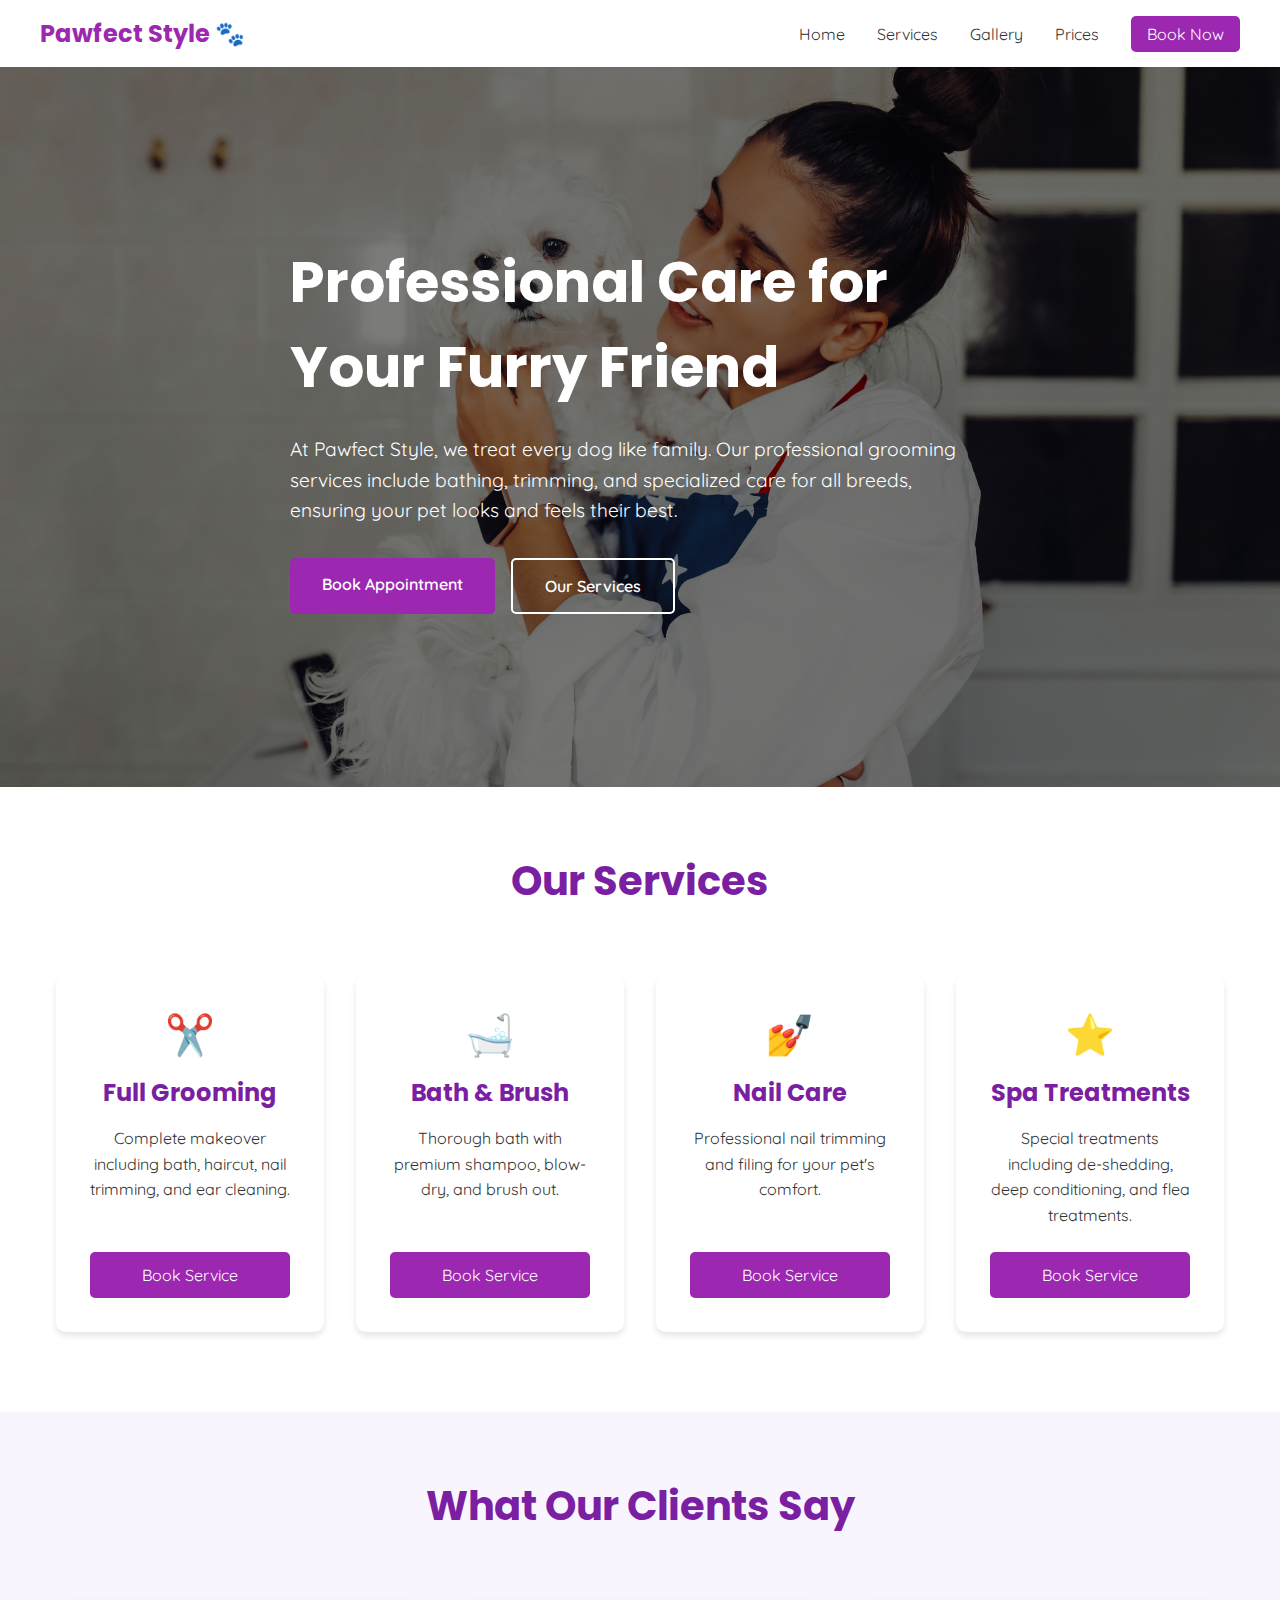
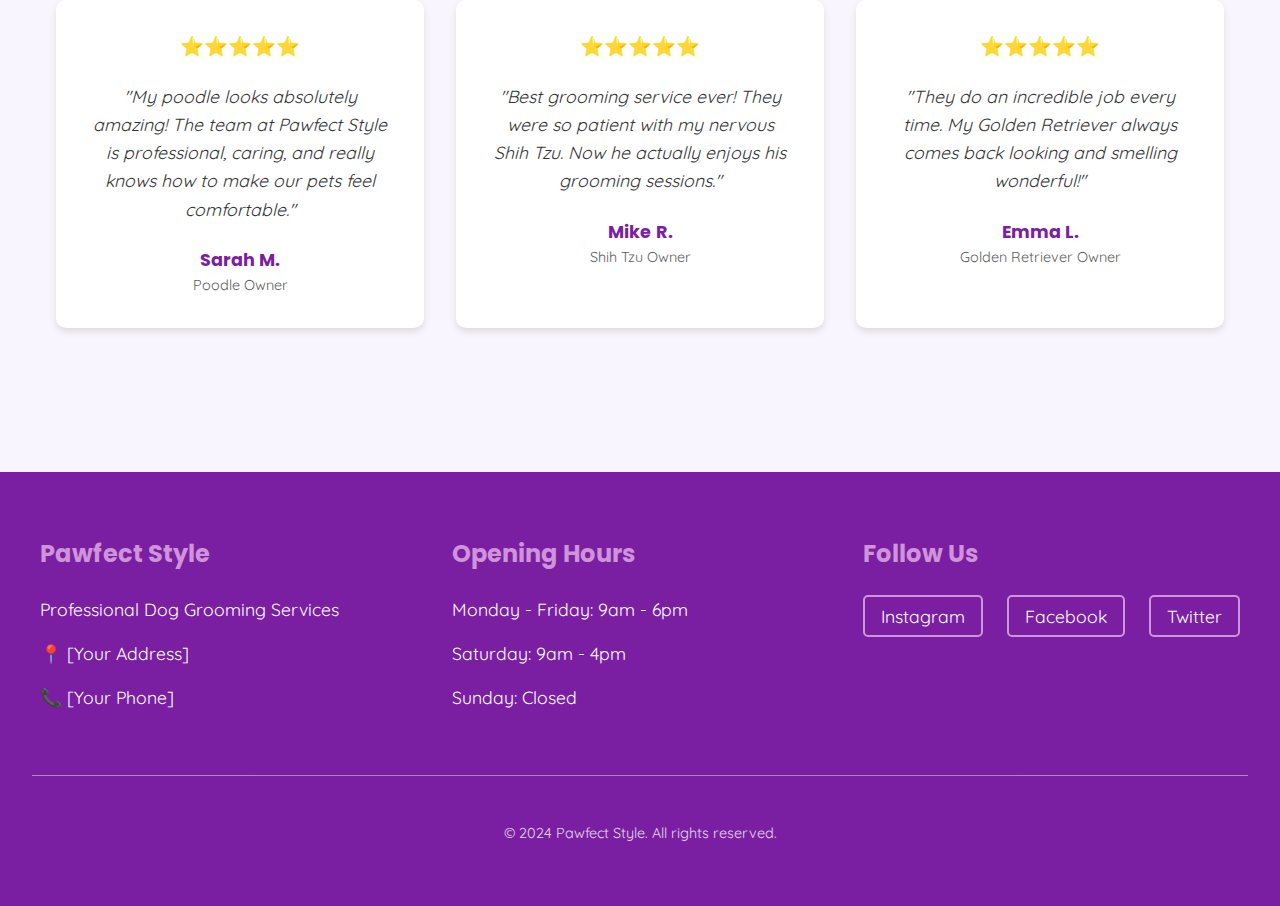
<file: Pawfect Style/index.html>
<!DOCTYPE html>
<html lang="en">

<head>
    <meta charset="UTF-8">
    <meta name="viewport" content="width=device-width, initial-scale=1.0">
    <title>Pawfect Style - Professional Dog Grooming</title>
    <!-- Google Fonts -->
    <link
        href="https://fonts.googleapis.com/css2?family=Quicksand:wght@400;500;600;700&family=Poppins:wght@400;500;600;700&display=swap"
        rel="stylesheet">
    <link rel="stylesheet" href="css/pawfect-styles.css">
</head>

<body>
    <!-- Navigation Bar -->
    <nav class="navbar">
        <div class="nav-container">
            <a href="index.html" class="logo">Pawfect Style 🐾</a>



            <ul class="nav-links">
                <li><a href="index.html">Home</a></li>
                <li><a href="services.html">Services</a></li>
                <li><a href="gallery.html">Gallery</a></li>
                <li><a href="prices.html">Prices</a></li>
                <li><a href="booking.html" class="contact-btn">Book Now</a></li>
            </ul>
        </div>
    </nav>

    <!-- Hero Section -->
   <!-- Hero Section -->
<section class="hero">
    <div class="hero-background">
        <img src="img/hero-dog.jpg" alt="Happy groomed dog" class="hero-image">
        <div class="overlay"></div>
    </div>
    <div class="hero-container">
        <div class="hero-content">
            <h1 class="hero-title">Professional Care for Your Furry Friend</h1>
            <p class="hero-description">
                At Pawfect Style, we treat every dog like family. Our professional 
                grooming services include bathing, trimming, and specialized care 
                for all breeds, ensuring your pet looks and feels their best.
            </p>
            <div class="hero-buttons">
                <a href="booking.html" class="btn-primary">Book Appointment</a>
                <a href="services.html" class="btn-secondary">Our Services</a>
            </div>
        </div>
    </div>
</section>

    <!-- Services Section -->
    <section class="services">
        <div class="services-container">
            <h2 class="section-title">Our Services</h2>
            <div class="services-grid">
                <div class="service-card">
                    <div class="service-icon">✂️</div>
                    <h3>Full Grooming</h3>
                    <p>Complete makeover including bath, haircut, nail trimming, and ear cleaning.</p>
                    <a href="booking.html" class="card-btn">Book Service</a>
                </div>

                <div class="service-card">
                    <div class="service-icon">🛁</div>
                    <h3>Bath & Brush</h3>
                    <p>Thorough bath with premium shampoo, blow-dry, and brush out.</p>
                    <a href="booking.html" class="card-btn">Book Service</a>
                </div>

                <div class="service-card">
                    <div class="service-icon">💅</div>
                    <h3>Nail Care</h3>
                    <p>Professional nail trimming and filing for your pet's comfort.</p>
                    <a href="booking.html" class="card-btn">Book Service</a>
                </div>

                <div class="service-card">
                    <div class="service-icon">⭐</div>
                    <h3>Spa Treatments</h3>
                    <p>Special treatments including de-shedding, deep conditioning, and flea treatments.</p>
                    <a href="booking.html" class="card-btn">Book Service</a>
                </div>
            </div>
        </div>
    </section>
<!-- Reviews Section -->
<section class="reviews">
    <div class="reviews-container">
        <h2 class="section-title">What Our Clients Say</h2>
        <div class="reviews-grid">
            <div class="review-card">
                <div class="review-stars">⭐⭐⭐⭐⭐</div>
                <p class="review-text">"My poodle looks absolutely amazing! The team at Pawfect Style is professional, caring, and really knows how to make our pets feel comfortable."</p>
                <div class="reviewer-info">
                    <h4>Sarah M.</h4>
                    <p>Poodle Owner</p>
                </div>
            </div>

            <div class="review-card">
                <div class="review-stars">⭐⭐⭐⭐⭐</div>
                <p class="review-text">"Best grooming service ever! They were so patient with my nervous Shih Tzu. Now he actually enjoys his grooming sessions."</p>
                <div class="reviewer-info">
                    <h4>Mike R.</h4>
                    <p>Shih Tzu Owner</p>
                </div>
            </div>

            <div class="review-card">
                <div class="review-stars">⭐⭐⭐⭐⭐</div>
                <p class="review-text">"They do an incredible job every time. My Golden Retriever always comes back looking and smelling wonderful!"</p>
                <div class="reviewer-info">
                    <h4>Emma L.</h4>
                    <p>Golden Retriever Owner</p>
                </div>
            </div>
        </div>
    </div>
</section>
    <!-- Footer -->
    <footer class="footer">
        <div class="footer-container">
            <div class="footer-info">
                <h3>Pawfect Style</h3>
                <p>Professional Dog Grooming Services</p>
                <p>📍 [Your Address]</p>
                <p>📞 [Your Phone]</p>
            </div>
            <div class="footer-hours">
                <h3>Opening Hours</h3>
                <p>Monday - Friday: 9am - 6pm</p>
                <p>Saturday: 9am - 4pm</p>
                <p>Sunday: Closed</p>
            </div>
            <div class="footer-social">
                <h3>Follow Us</h3>
                <div class="social-links">
                    <a href="#">Instagram</a>
                    <a href="#">Facebook</a>
                    <a href="#">Twitter</a>
                </div>
            </div>
        </div>
    </footer>

</body>

</html>
</file>
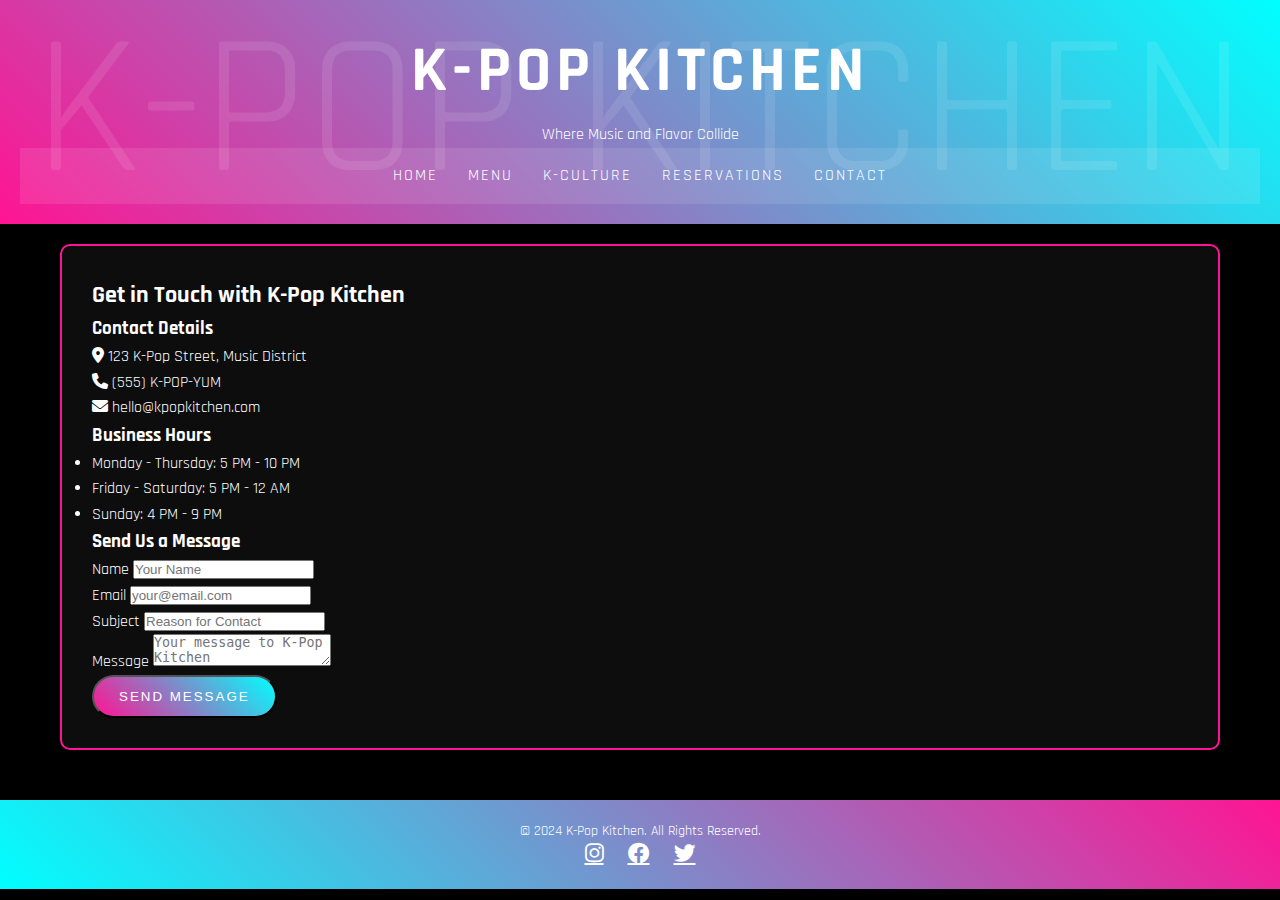
<file: K-Pop Kitchen/contact.html>
<!DOCTYPE html>
<html lang="en">
<head>
    <meta charset="UTF-8">
    <meta name="viewport" content="width=device-width, initial-scale=1.0">
    <title>K-Pop Kitchen - Contact</title>
    <link href="https://cdnjs.cloudflare.com/ajax/libs/font-awesome/6.0.0-beta3/css/all.min.css" rel="stylesheet">
    <link rel="stylesheet" href="styles.css">
</head>
<body>
    <header>
        <h1>K-Pop Kitchen</h1>
        <p>Where Music and Flavor Collide</p>
        <nav>
            <ul>
                <li><a href="index.html">Home</a></li>
                <li><a href="menu.html">Menu</a></li>
                <li><a href="culture.html">K-Culture</a></li>
                <li><a href="reservations.html">Reservations</a></li>
                <li><a href="contact.html">Contact</a></li>
            </ul>
        </nav>
    </header>

    <div class="container">
        <section id="contact" class="featured-section">
            <h2>Get in Touch with K-Pop Kitchen</h2>
            
            <div class="contact-info">
                <div class="contact-details">
                    <h3>Contact Details</h3>
                    <p><i class="fas fa-map-marker-alt"></i> 123 K-Pop Street, Music District</p>
                    <p><i class="fas fa-phone"></i> (555) K-POP-YUM</p>
                    <p><i class="fas fa-envelope"></i> hello@kpopkitchen.com</p>
                </div>

                <div class="business-hours">
                    <h3>Business Hours</h3>
                    <ul>
                        <li>Monday - Thursday: 5 PM - 10 PM</li>
                        <li>Friday - Saturday: 5 PM - 12 AM</li>
                        <li>Sunday: 4 PM - 9 PM</li>
                    </ul>
                </div>
            </div>

            <form class="contact-form">
                <h3>Send Us a Message</h3>
                <div class="form-group">
                    <label for="name">Name</label>
                    <input type="text" id="name" name="name" required placeholder="Your Name">
                </div>

                <div class="form-group">
                    <label for="email">Email</label>
                    <input type="email" id="email" name="email" required placeholder="your@email.com">
                </div>

                <div class="form-group">
                    <label for="subject">Subject</label>
                    <input type="text" id="subject" name="subject" required placeholder="Reason for Contact">
                </div>

                <div class="form-group">
                    <label for="message">Message</label>
                    <textarea id="message" name="message" required placeholder="Your message to K-Pop Kitchen"></textarea>
                </div>

                <button type="submit" class="cta-button">Send Message</button>
            </form>
        </section>
    </div>

    <footer>
        <p>&copy; 2024 K-Pop Kitchen. All Rights Reserved.</p>
        <div>
            <a href="#" class="fab fa-instagram"></a>
            <a href="#" class="fab fa-facebook"></a>
            <a href="#" class="fab fa-twitter"></a>
        </div>
    </footer>
</body>
</html>
</file>
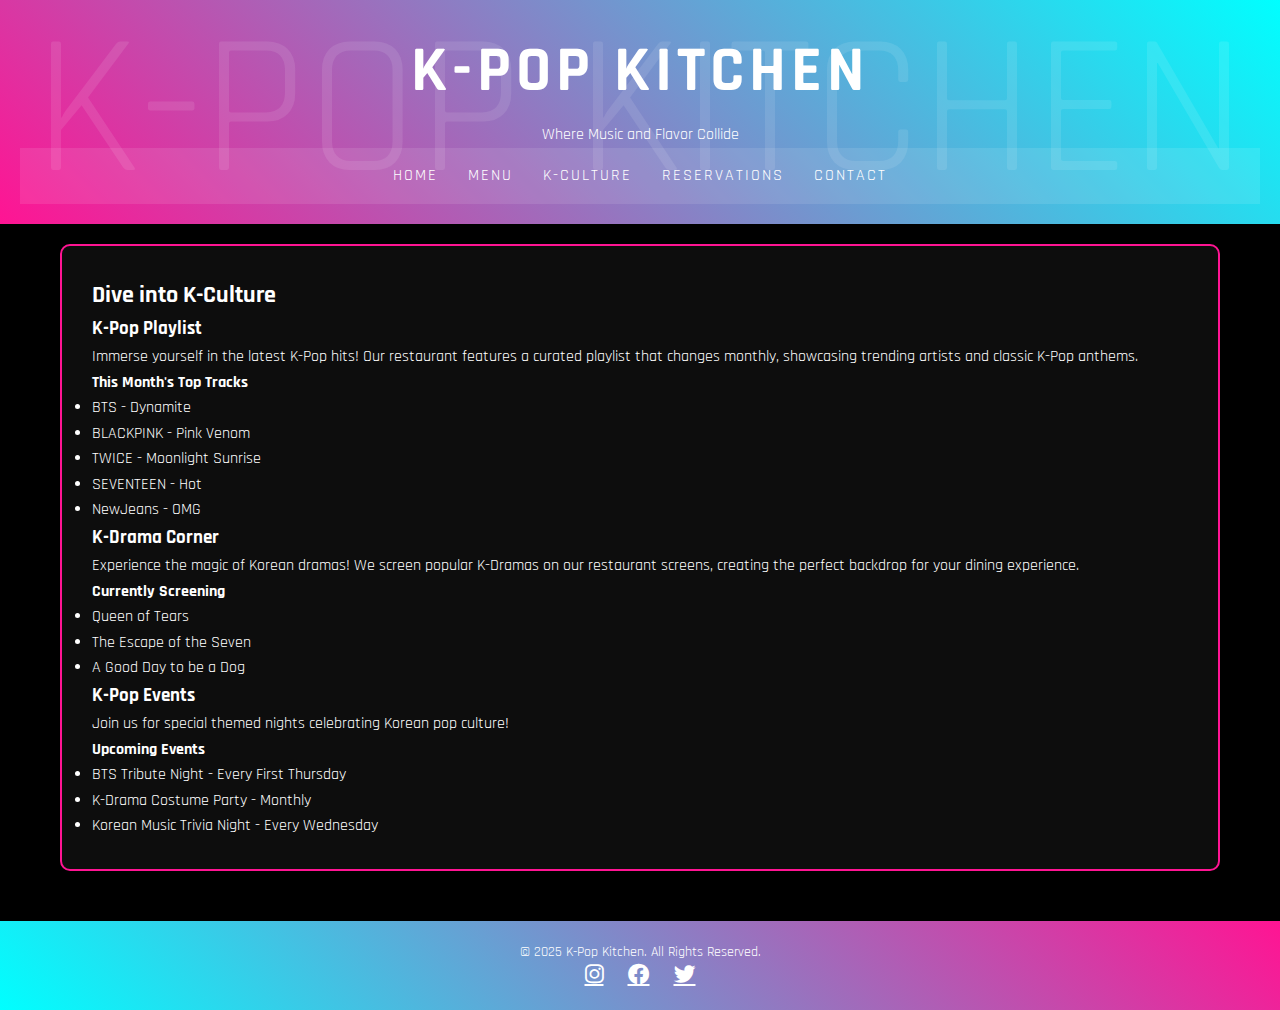
<file: K-Pop Kitchen/culture.html>
<!DOCTYPE html>
<html lang="en">
<head>
    <meta charset="UTF-8">
    <meta name="viewport" content="width=device-width, initial-scale=1.0">
    <title>K-Pop Kitchen - K-Culture</title>
    <link href="https://cdnjs.cloudflare.com/ajax/libs/font-awesome/6.0.0-beta3/css/all.min.css" rel="stylesheet">
    <link rel="stylesheet" href="styles.css">
</head>
<body>
    <header>
        <h1>K-Pop Kitchen</h1>
        <p>Where Music and Flavor Collide</p>
        <nav>
            <ul>
                <li><a href="index.html">Home</a></li>
                <li><a href="menu.html">Menu</a></li>
                <li><a href="culture.html">K-Culture</a></li>
                <li><a href="reservations.html">Reservations</a></li>
                <li><a href="contact.html">Contact</a></li>
            </ul>
        </nav>
    </header>

    <div class="container">
        <section id="culture" class="featured-section">
            <h2>Dive into K-Culture</h2>
            
            <div class="culture-section">
                <h3>K-Pop Playlist</h3>
                <p>Immerse yourself in the latest K-Pop hits! Our restaurant features a curated playlist that changes monthly, showcasing trending artists and classic K-Pop anthems.</p>
                <div class="playlist-highlights">
                    <div class="playlist-item">
                        <h4>This Month's Top Tracks</h4>
                        <ul>
                            <li>BTS - Dynamite</li>
                            <li>BLACKPINK - Pink Venom</li>
                            <li>TWICE - Moonlight Sunrise</li>
                            <li>SEVENTEEN - Hot</li>
                            <li>NewJeans - OMG</li>
                        </ul>
                    </div>
                </div>
            </div>

            <div class="culture-section">
                <h3>K-Drama Corner</h3>
                <p>Experience the magic of Korean dramas! We screen popular K-Dramas on our restaurant screens, creating the perfect backdrop for your dining experience.</p>
                <div class="drama-highlights">
                    <div class="drama-item">
                        <h4>Currently Screening</h4>
                        <ul>
                            <li>Queen of Tears</li>
                            <li>The Escape of the Seven</li>
                            <li>A Good Day to be a Dog</li>
                        </ul>
                    </div>
                </div>
            </div>

            <div class="culture-section">
                <h3>K-Pop Events</h3>
                <p>Join us for special themed nights celebrating Korean pop culture!</p>
                <div class="events-calendar">
                    <div class="event-item">
                        <h4>Upcoming Events</h4>
                        <ul>
                            <li>BTS Tribute Night - Every First Thursday</li>
                            <li>K-Drama Costume Party - Monthly</li>
                            <li>Korean Music Trivia Night - Every Wednesday</li>
                        </ul>
                    </div>
                </div>
            </div>
        </section>
    </div>

    <footer>
        <p>&copy; 2025 K-Pop Kitchen. All Rights Reserved.</p>
        <div>
            <a href="#" class="fab fa-instagram"></a>
            <a href="#" class="fab fa-facebook"></a>
            <a href="#" class="fab fa-twitter"></a>
        </div>
    </footer>
</body>
</html>
</file>
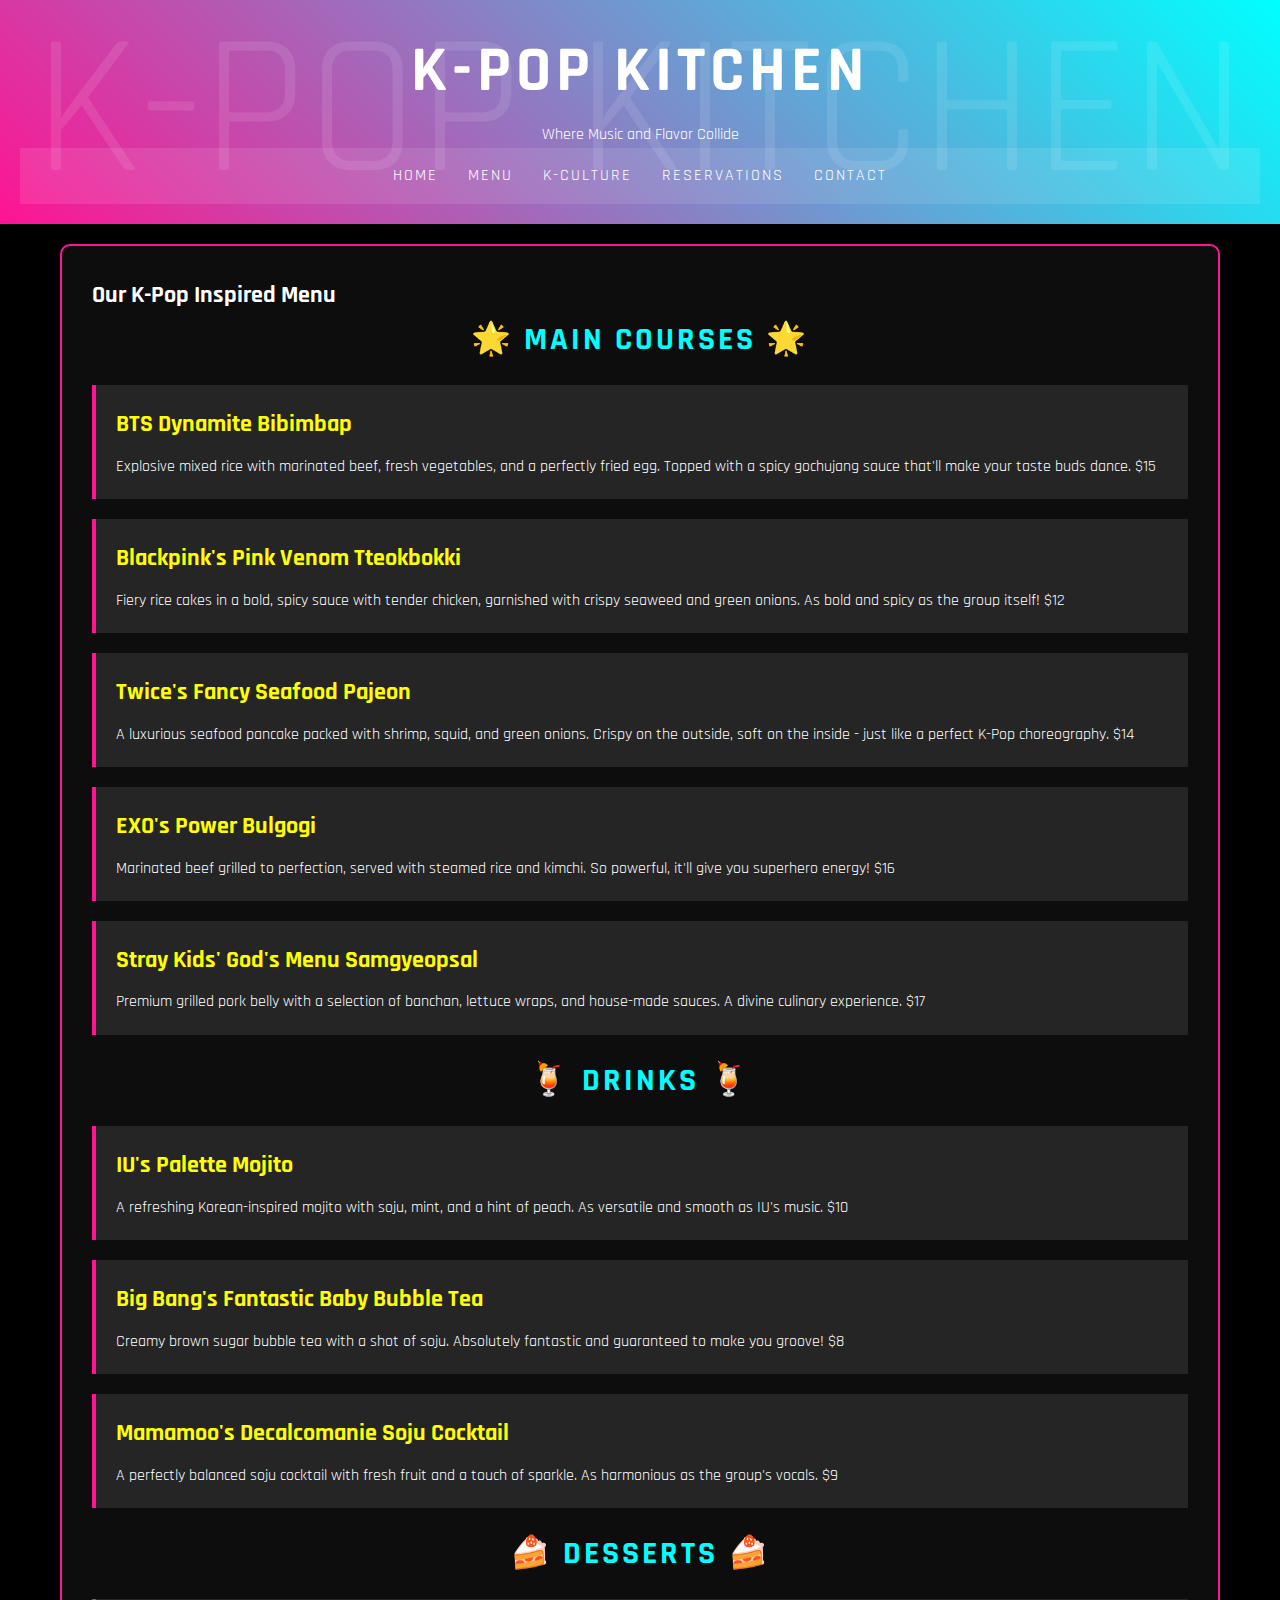
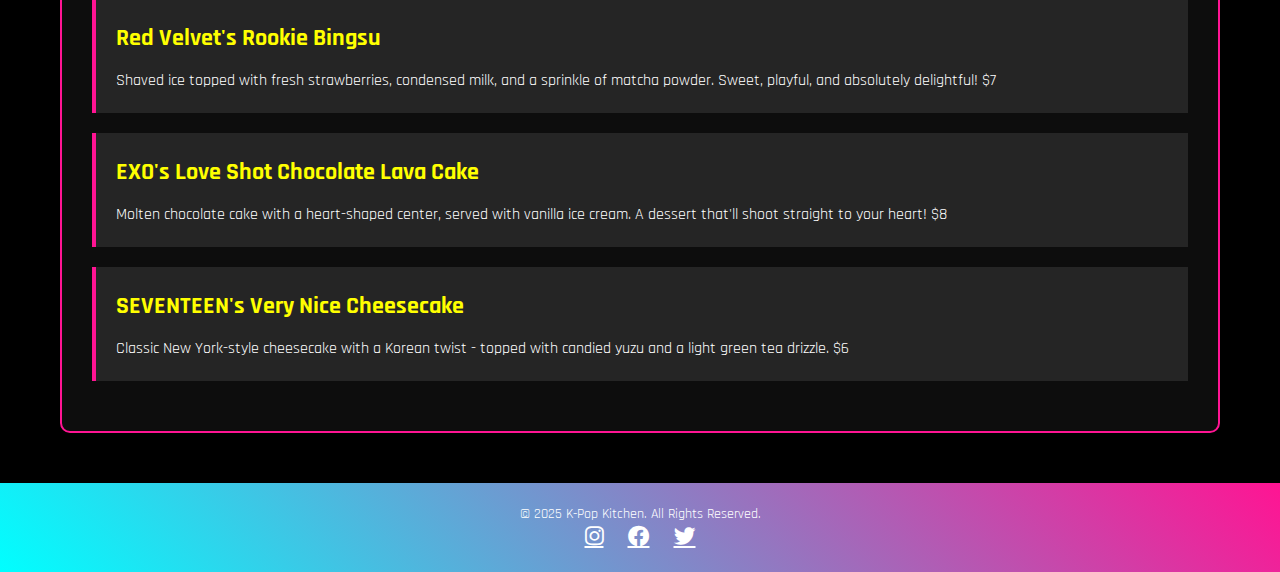
<file: K-Pop Kitchen/menu.html>
<!DOCTYPE html>
<html lang="en">
<head>
    <meta charset="UTF-8">
    <meta name="viewport" content="width=device-width, initial-scale=1.0">
    <title>K-Pop Kitchen - Menu</title>
    <link href="https://cdnjs.cloudflare.com/ajax/libs/font-awesome/6.0.0-beta3/css/all.min.css" rel="stylesheet">
    <link rel="stylesheet" href="styles.css">
</head>
<body>
    <header>
        <h1>K-Pop Kitchen</h1>
        <p>Where Music and Flavor Collide</p>
        <nav>
            <ul>
                <li><a href="index.html">Home</a></li>
                <li><a href="menu.html">Menu</a></li>
                <li><a href="culture.html">K-Culture</a></li>
                <li><a href="reservations.html">Reservations</a></li>
                <li><a href="contact.html">Contact</a></li>
            </ul>
        </nav>
    </header>

    <div class="container">
        <section id="menu" class="featured-section">
            <h2>Our K-Pop Inspired Menu</h2>

            <div class="menu-category">
                <h3>🌟 Main Courses 🌟</h3>
                <ul>
                    <li>
                        <h4>BTS Dynamite Bibimbap</h4>
                        <p>Explosive mixed rice with marinated beef, fresh vegetables, and a perfectly fried egg. Topped with a spicy gochujang sauce that'll make your taste buds dance. $15</p>
                    </li>
                    <li>
                        <h4>Blackpink's Pink Venom Tteokbokki</h4>
                        <p>Fiery rice cakes in a bold, spicy sauce with tender chicken, garnished with crispy seaweed and green onions. As bold and spicy as the group itself! $12</p>
                    </li>
                    <li>
                        <h4>Twice's Fancy Seafood Pajeon</h4>
                        <p>A luxurious seafood pancake packed with shrimp, squid, and green onions. Crispy on the outside, soft on the inside - just like a perfect K-Pop choreography. $14</p>
                    </li>
                    <li>
                        <h4>EXO's Power Bulgogi</h4>
                        <p>Marinated beef grilled to perfection, served with steamed rice and kimchi. So powerful, it'll give you superhero energy! $16</p>
                    </li>
                    <li>
                        <h4>Stray Kids' God's Menu Samgyeopsal</h4>
                        <p>Premium grilled pork belly with a selection of banchan, lettuce wraps, and house-made sauces. A divine culinary experience. $17</p>
                    </li>
                </ul>
            </div>

            <div class="menu-category">
                <h3>🍹 Drinks 🍹</h3>
                <ul>
                    <li>
                        <h4>IU's Palette Mojito</h4>
                        <p>A refreshing Korean-inspired mojito with soju, mint, and a hint of peach. As versatile and smooth as IU's music. $10</p>
                    </li>
                    <li>
                        <h4>Big Bang's Fantastic Baby Bubble Tea</h4>
                        <p>Creamy brown sugar bubble tea with a shot of soju. Absolutely fantastic and guaranteed to make you groove! $8</p>
                    </li>
                    <li>
                        <h4>Mamamoo's Decalcomanie Soju Cocktail</h4>
                        <p>A perfectly balanced soju cocktail with fresh fruit and a touch of sparkle. As harmonious as the group's vocals. $9</p>
                    </li>
                </ul>
            </div>

            <div class="menu-category">
                <h3>🍰 Desserts 🍰</h3>
                <ul>
                    <li>
                        <h4>Red Velvet's Rookie Bingsu</h4>
                        <p>Shaved ice topped with fresh strawberries, condensed milk, and a sprinkle of matcha powder. Sweet, playful, and absolutely delightful! $7</p>
                    </li>
                    <li>
                        <h4>EXO's Love Shot Chocolate Lava Cake</h4>
                        <p>Molten chocolate cake with a heart-shaped center, served with vanilla ice cream. A dessert that'll shoot straight to your heart! $8</p>
                    </li>
                    <li>
                        <h4>SEVENTEEN's Very Nice Cheesecake</h4>
                        <p>Classic New York-style cheesecake with a Korean twist - topped with candied yuzu and a light green tea drizzle. $6</p>
                    </li>
                </ul>
            </div>
        </section>
    </div>

    <footer>
        <p>&copy; 2025 K-Pop Kitchen. All Rights Reserved.</p>
        <div>
            <a href="#" class="fab fa-instagram"></a>
            <a href="#" class="fab fa-facebook"></a>
            <a href="#" class="fab fa-twitter"></a>
        </div>
    </footer>
</body>
</html>
</file>
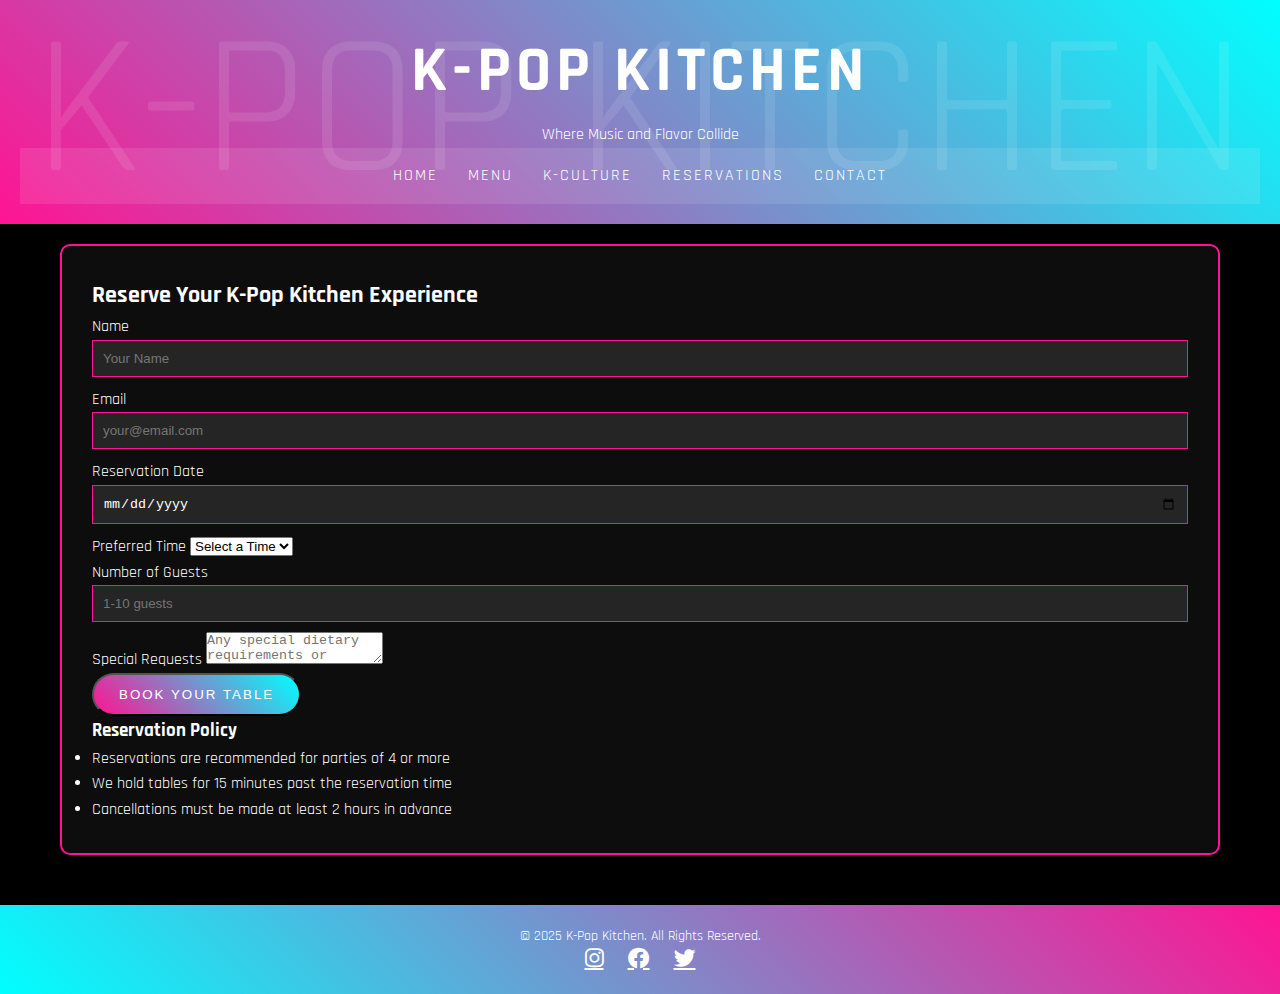
<file: K-Pop Kitchen/reservations.html>
<!DOCTYPE html>
<html lang="en">
<head>
    <meta charset="UTF-8">
    <meta name="viewport" content="width=device-width, initial-scale=1.0">
    <title>K-Pop Kitchen - Reservations</title>
    <link href="https://cdnjs.cloudflare.com/ajax/libs/font-awesome/6.0.0-beta3/css/all.min.css" rel="stylesheet">
    <link rel="stylesheet" href="styles.css">
</head>
<body>
    <header>
        <h1>K-Pop Kitchen</h1>
        <p>Where Music and Flavor Collide</p>
        <nav>
            <ul>
                <li><a href="index.html">Home</a></li>
                <li><a href="menu.html">Menu</a></li>
                <li><a href="culture.html">K-Culture</a></li>
                <li><a href="reservations.html">Reservations</a></li>
                <li><a href="contact.html">Contact</a></li>
            </ul>
        </nav>
    </header>

    <div class="container">
        <section id="reservations" class="featured-section">
            <h2>Reserve Your K-Pop Kitchen Experience</h2>
            
            <form class="reservation-form">
                <div class="form-group">
                    <label for="name">Name</label>
                    <input type="text" id="name" name="name" required placeholder="Your Name">
                </div>

                <div class="form-group">
                    <label for="email">Email</label>
                    <input type="email" id="email" name="email" required placeholder="your@email.com">
                </div>

                <div class="form-group">
                    <label for="date">Reservation Date</label>
                    <input type="date" id="date" name="date" required>
                </div>

                <div class="form-group">
                    <label for="time">Preferred Time</label>
                    <select id="time" name="time" required>
                        <option value="">Select a Time</option>
                        <option value="18:00">6:00 PM</option>
                        <option value="19:00">7:00 PM</option>
                        <option value="20:00">8:00 PM</option>
                        <option value="21:00">9:00 PM</option>
                    </select>
                </div>

                <div class="form-group">
                    <label for="guests">Number of Guests</label>
                    <input type="number" id="guests" name="guests" min="1" max="10" required placeholder="1-10 guests">
                </div>

                <div class="form-group">
                    <label for="special-requests">Special Requests</label>
                    <textarea id="special-requests" name="special-requests" placeholder="Any special dietary requirements or occasion celebrations?"></textarea>
                </div>

                <button type="submit" class="cta-button">Book Your Table</button>
            </form>

            <div class="reservation-info">
                <h3>Reservation Policy</h3>
                <ul>
                    <li>Reservations are recommended for parties of 4 or more</li>
                    <li>We hold tables for 15 minutes past the reservation time</li>
                    <li>Cancellations must be made at least 2 hours in advance</li>
                </ul>
            </div>
        </section>
    </div>

    <footer>
        <p>&copy; 2025 K-Pop Kitchen. All Rights Reserved.</p>
        <div>
            <a href="#" class="fab fa-instagram"></a>
            <a href="#" class="fab fa-facebook"></a>
            <a href="#" class="fab fa-twitter"></a>
        </div>
    </footer>
</body>
</html>
</file>
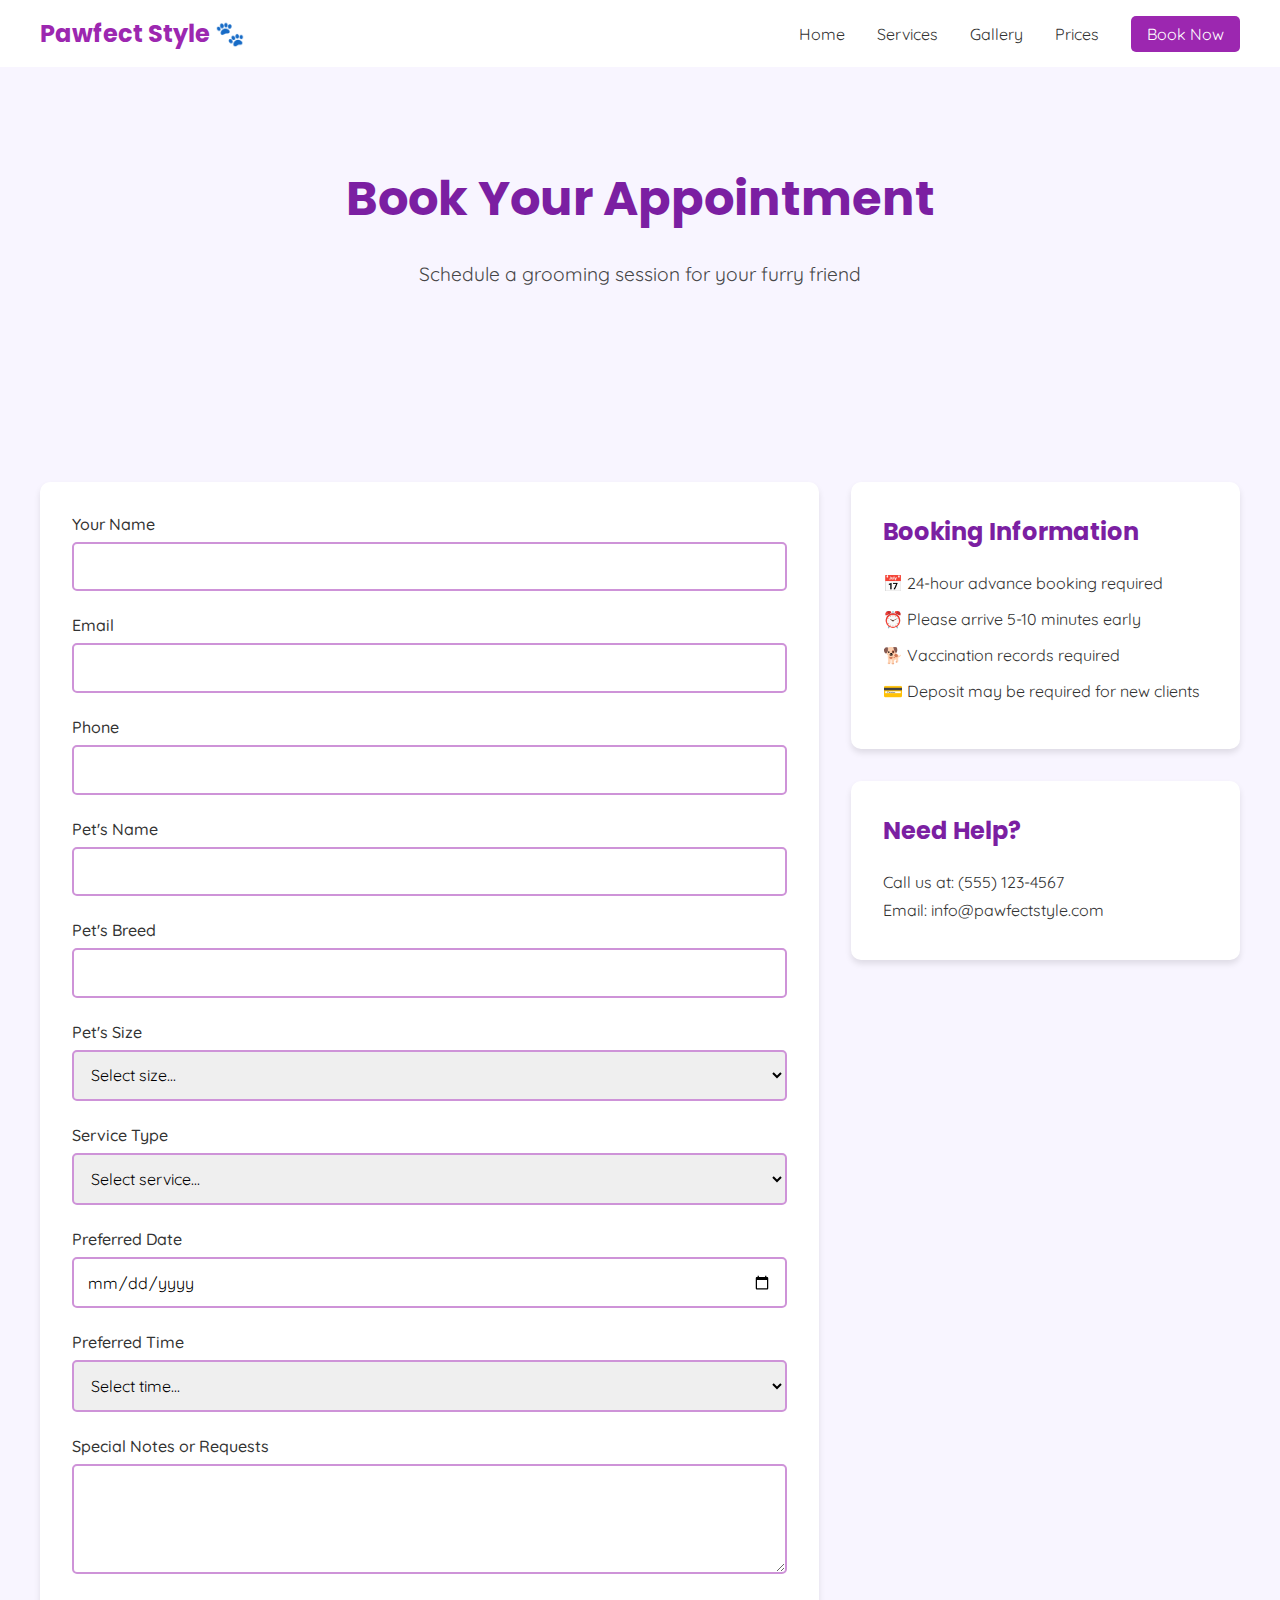
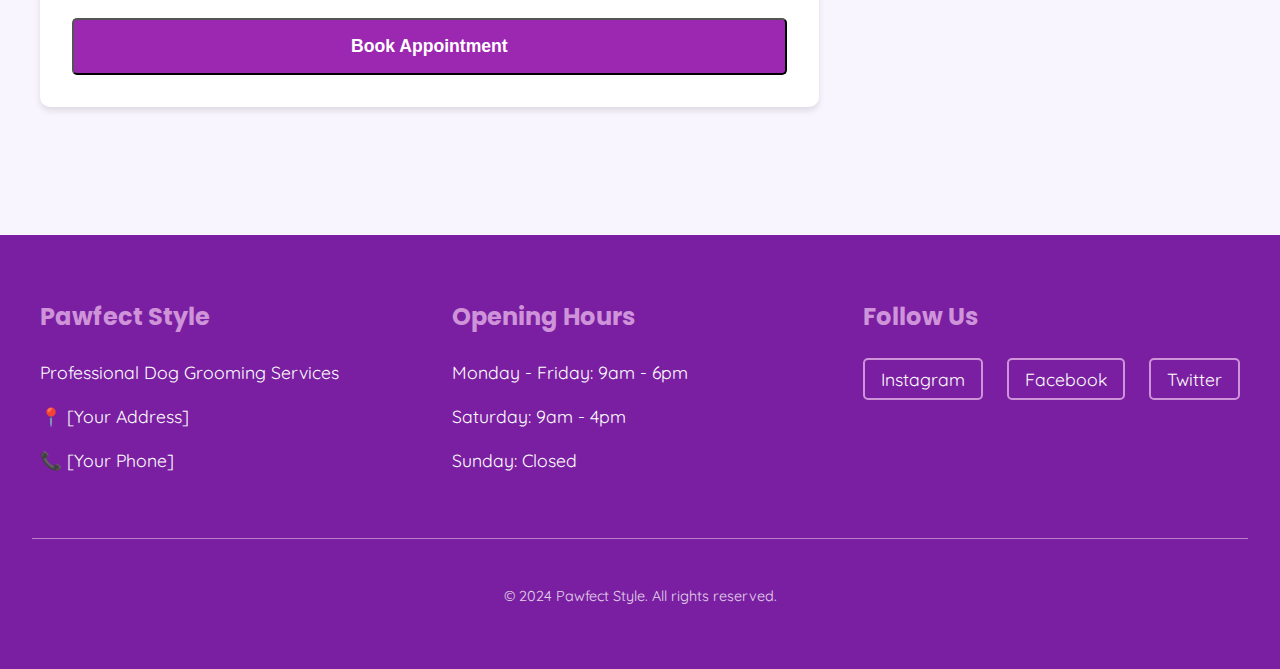
<file: Pawfect Style/booking.html>
<!DOCTYPE html>
<html lang="en">
<head>
    <meta charset="UTF-8">
    <meta name="viewport" content="width=device-width, initial-scale=1.0">
    <title>Book Now - Pawfect Style</title>
    <link href="https://fonts.googleapis.com/css2?family=Quicksand:wght@400;500;600;700&family=Poppins:wght@400;500;600;700&display=swap" rel="stylesheet">
    <link rel="stylesheet" href="css/pawfect-styles.css">
</head>
<body>
    <!-- Navigation Bar -->
    <nav class="navbar">
        <div class="nav-container">
            <a href="index.html" class="logo">Pawfect Style 🐾</a>
            <ul class="nav-links">
                <li><a href="index.html">Home</a></li>
                <li><a href="services.html">Services</a></li>
                <li><a href="gallery.html">Gallery</a></li>
                <li><a href="prices.html">Prices</a></li>
                <li><a href="booking.html" class="contact-btn">Book Now</a></li>
            </ul>
        </div>
    </nav>

    <!-- Page Header -->
    <header class="page-header">
        <div class="header-container">
            <h1 class="page-title">Book Your Appointment</h1>
            <p class="header-description">Schedule a grooming session for your furry friend</p>
        </div>
    </header>

    <!-- Booking Section -->
    <section class="booking">
        <div class="booking-container">
            <div class="booking-grid">
                <!-- Booking Form -->
                <div class="booking-form">
                    <form id="appointmentForm">
                        <div class="form-group">
                            <label for="ownerName">Your Name</label>
                            <input type="text" id="ownerName" name="ownerName" required>
                        </div>

                        <div class="form-group">
                            <label for="email">Email</label>
                            <input type="email" id="email" name="email" required>
                        </div>

                        <div class="form-group">
                            <label for="phone">Phone</label>
                            <input type="tel" id="phone" name="phone" required>
                        </div>

                        <div class="form-group">
                            <label for="petName">Pet's Name</label>
                            <input type="text" id="petName" name="petName" required>
                        </div>

                        <div class="form-group">
                            <label for="petBreed">Pet's Breed</label>
                            <input type="text" id="petBreed" name="petBreed" required>
                        </div>

                        <div class="form-group">
                            <label for="petSize">Pet's Size</label>
                            <select id="petSize" name="petSize" required>
                                <option value="">Select size...</option>
                                <option value="small">Small (up to 15 lbs)</option>
                                <option value="medium">Medium (15-40 lbs)</option>
                                <option value="large">Large (40+ lbs)</option>
                            </select>
                        </div>

                        <div class="form-group">
                            <label for="service">Service Type</label>
                            <select id="service" name="service" required>
                                <option value="">Select service...</option>
                                <option value="full">Full Grooming</option>
                                <option value="bath">Bath & Brush</option>
                                <option value="nails">Nail Trimming</option>
                                <option value="spa">Spa Treatment</option>
                            </select>
                        </div>

                        <div class="form-group">
                            <label for="date">Preferred Date</label>
                            <input type="date" id="date" name="date" required>
                        </div>

                        <div class="form-group">
                            <label for="time">Preferred Time</label>
                            <select id="time" name="time" required>
                                <option value="">Select time...</option>
                                <option value="9:00">9:00 AM</option>
                                <option value="10:00">10:00 AM</option>
                                <option value="11:00">11:00 AM</option>
                                <option value="13:00">1:00 PM</option>
                                <option value="14:00">2:00 PM</option>
                                <option value="15:00">3:00 PM</option>
                                <option value="16:00">4:00 PM</option>
                            </select>
                        </div>

                        <div class="form-group">
                            <label for="notes">Special Notes or Requests</label>
                            <textarea id="notes" name="notes" rows="4"></textarea>
                        </div>

                        <button type="submit" class="btn-primary">Book Appointment</button>
                    </form>
                </div>

                <!-- Booking Info -->
                <div class="booking-info">
                    <div class="info-card">
                        <h3>Booking Information</h3>
                        <ul class="info-list">
                            <li>📅 24-hour advance booking required</li>
                            <li>⏰ Please arrive 5-10 minutes early</li>
                            <li>🐕 Vaccination records required</li>
                            <li>💳 Deposit may be required for new clients</li>
                        </ul>
                    </div>

                    <div class="contact-card">
                        <h3>Need Help?</h3>
                        <p>Call us at: (555) 123-4567</p>
                        <p>Email: info@pawfectstyle.com</p>
                    </div>
                </div>
            </div>
        </div>
    </section>

    <footer class="footer">
        <div class="footer-container">
            <div class="footer-info">
                <h3>Pawfect Style</h3>
                <p>Professional Dog Grooming Services</p>
                <p>📍 [Your Address]</p>
                <p>📞 [Your Phone]</p>
            </div>
            <div class="footer-hours">
                <h3>Opening Hours</h3>
                <p>Monday - Friday: 9am - 6pm</p>
                <p>Saturday: 9am - 4pm</p>
                <p>Sunday: Closed</p>
            </div>
            <div class="footer-social">
                <h3>Follow Us</h3>
                <div class="social-links">
                    <a href="#">Instagram</a>
                    <a href="#">Facebook</a>
                    <a href="#">Twitter</a>
                </div>
            </div>
        </div>
    </footer>

</body>

</html>
</file>
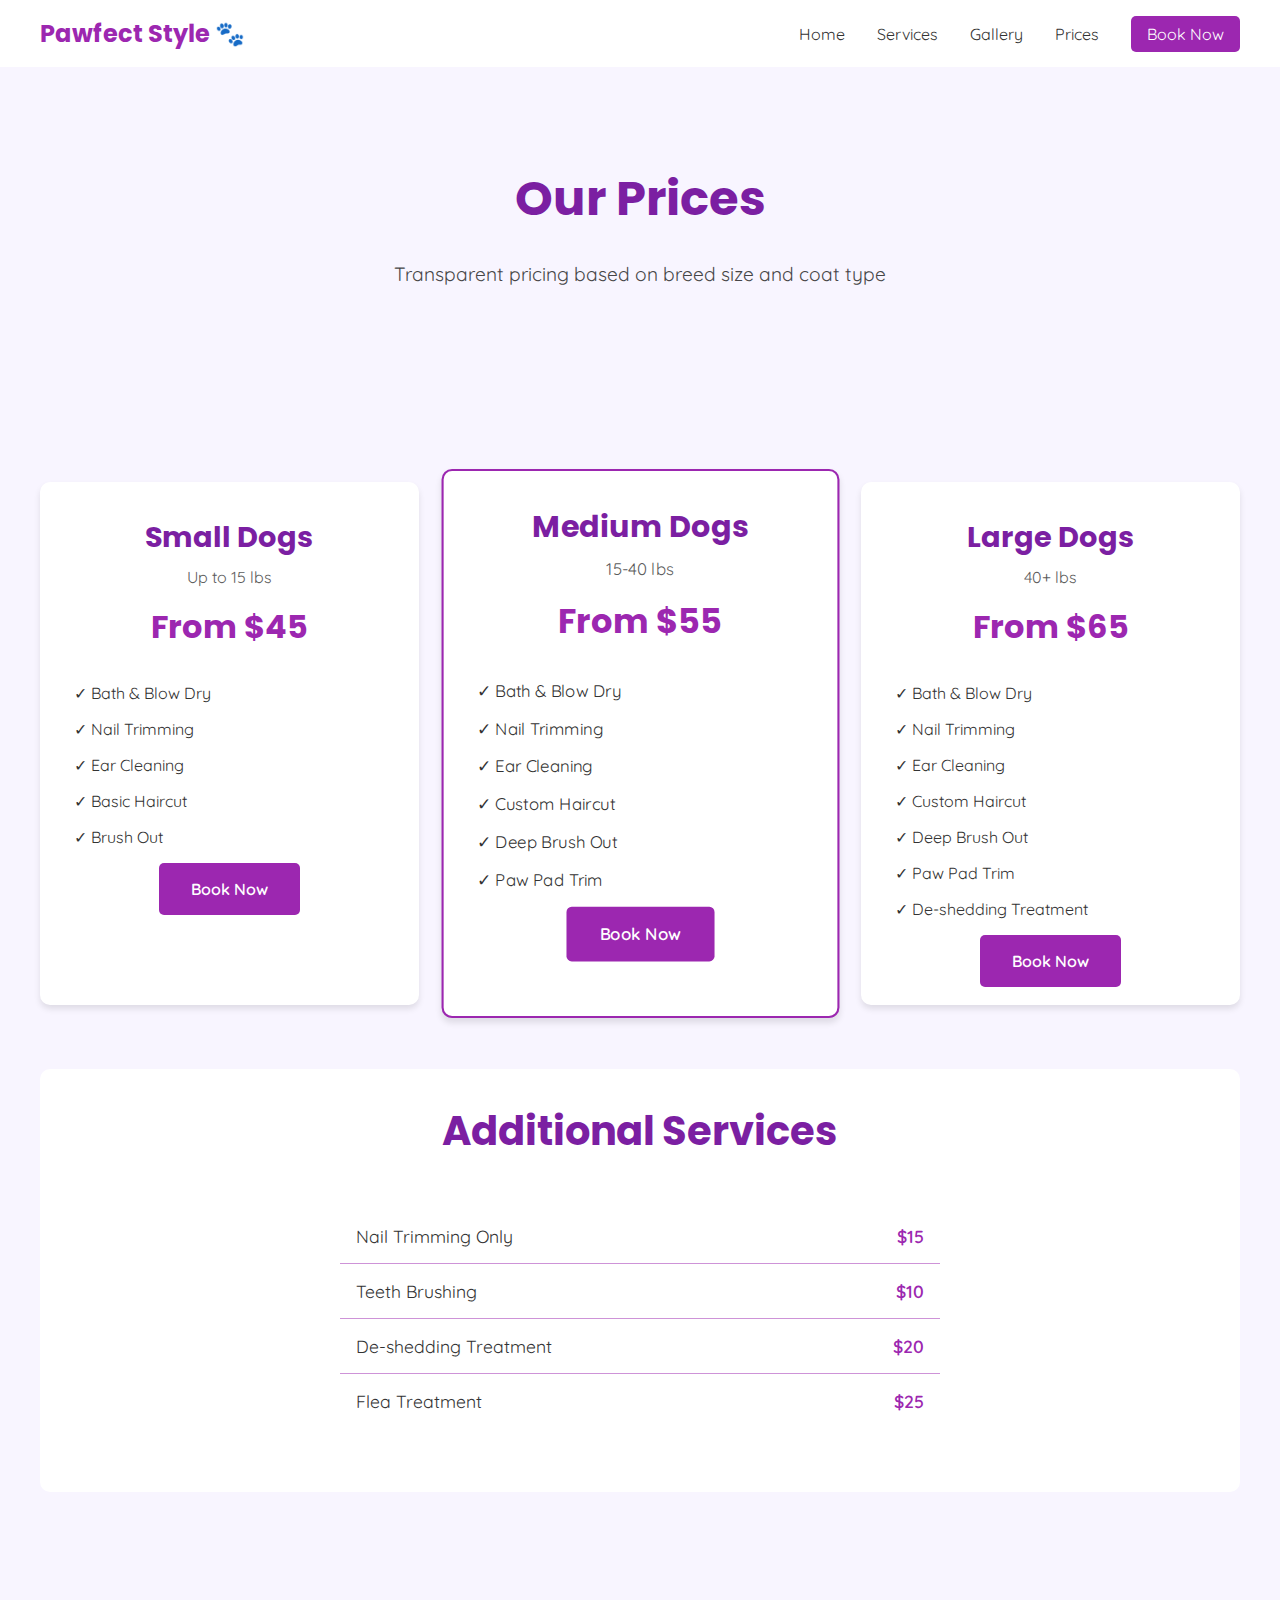
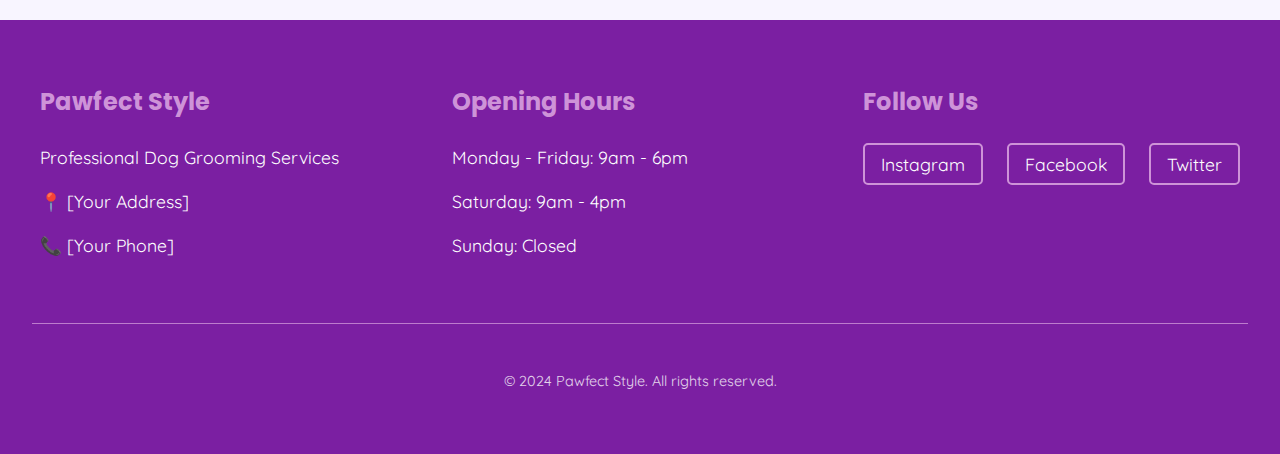
<file: Pawfect Style/prices.html>
<!DOCTYPE html>
<html lang="en">
<head>
    <meta charset="UTF-8">
    <meta name="viewport" content="width=device-width, initial-scale=1.0">
    <title>Prices - Pawfect Style</title>
    <link href="https://fonts.googleapis.com/css2?family=Quicksand:wght@400;500;600;700&family=Poppins:wght@400;500;600;700&display=swap" rel="stylesheet">
    <link rel="stylesheet" href="css/pawfect-styles.css">
</head>
<body>
    <!-- Navigation Bar -->
    <nav class="navbar">
        <div class="nav-container">
            <a href="index.html" class="logo">Pawfect Style 🐾</a>
            <ul class="nav-links">
                <li><a href="index.html">Home</a></li>
                <li><a href="services.html">Services</a></li>
                <li><a href="gallery.html">Gallery</a></li>
                <li><a href="prices.html">Prices</a></li>
                <li><a href="booking.html" class="contact-btn">Book Now</a></li>
            </ul>
        </div>
    </nav>

    <!-- Page Header -->
     
    <header class="page-header">
        <div class="header-container">
            <h1 class="page-title">Our Prices</h1>
            <p class="header-description">Transparent pricing based on breed size and coat type</p>
        </div>
    </header>

    <!-- Pricing Section -->
    <section class="pricing">
        <div class="pricing-container">
            <div class="pricing-grid">
                <!-- Small Dogs Package -->
                <div class="pricing-card">
                    <div class="pricing-header">
                        <h3>Small Dogs</h3>
                        <p class="size-info">Up to 15 lbs</p>
                        <p class="price">From $45</p>
                    </div>
                    <ul class="pricing-features">
                        <li>✓ Bath & Blow Dry</li>
                        <li>✓ Nail Trimming</li>
                        <li>✓ Ear Cleaning</li>
                        <li>✓ Basic Haircut</li>
                        <li>✓ Brush Out</li>
                    </ul>
                    <a href="booking.html" class="btn-primary">Book Now</a>
                </div>

                <!-- Medium Dogs Package -->
                <div class="pricing-card featured">
                    <div class="pricing-header">
                        <h3>Medium Dogs</h3>
                        <p class="size-info">15-40 lbs</p>
                        <p class="price">From $55</p>
                    </div>
                    <ul class="pricing-features">
                        <li>✓ Bath & Blow Dry</li>
                        <li>✓ Nail Trimming</li>
                        <li>✓ Ear Cleaning</li>
                        <li>✓ Custom Haircut</li>
                        <li>✓ Deep Brush Out</li>
                        <li>✓ Paw Pad Trim</li>
                    </ul>
                    <a href="booking.html" class="btn-primary">Book Now</a>
                </div>

                <!-- Large Dogs Package -->
                <div class="pricing-card">
                    <div class="pricing-header">
                        <h3>Large Dogs</h3>
                        <p class="size-info">40+ lbs</p>
                        <p class="price">From $65</p>
                    </div>
                    <ul class="pricing-features">
                        <li>✓ Bath & Blow Dry</li>
                        <li>✓ Nail Trimming</li>
                        <li>✓ Ear Cleaning</li>
                        <li>✓ Custom Haircut</li>
                        <li>✓ Deep Brush Out</li>
                        <li>✓ Paw Pad Trim</li>
                        <li>✓ De-shedding Treatment</li>
                    </ul>
                    <a href="booking.html" class="btn-primary">Book Now</a>
                </div>
            </div>

            <!-- Additional Services -->
            <div class="additional-services">
                <h2 class="section-title">Additional Services</h2>
                <div class="services-table">
                    <div class="service-row">
                        <span>Nail Trimming Only</span>
                        <span>$15</span>
                    </div>
                    <div class="service-row">
                        <span>Teeth Brushing</span>
                        <span>$10</span>
                    </div>
                    <div class="service-row">
                        <span>De-shedding Treatment</span>
                        <span>$20</span>
                    </div>
                    <div class="service-row">
                        <span>Flea Treatment</span>
                        <span>$25</span>
                    </div>
                </div>
            </div>
        </div>
    </section>

    <footer class="footer">
        <div class="footer-container">
            <div class="footer-info">
                <h3>Pawfect Style</h3>
                <p>Professional Dog Grooming Services</p>
                <p>📍 [Your Address]</p>
                <p>📞 [Your Phone]</p>
            </div>
            <div class="footer-hours">
                <h3>Opening Hours</h3>
                <p>Monday - Friday: 9am - 6pm</p>
                <p>Saturday: 9am - 4pm</p>
                <p>Sunday: Closed</p>
            </div>
            <div class="footer-social">
                <h3>Follow Us</h3>
                <div class="social-links">
                    <a href="#">Instagram</a>
                    <a href="#">Facebook</a>
                    <a href="#">Twitter</a>
                </div>
            </div>
        </div>
    </footer>

</body>

</html>
</file>
<file: Pawfect Style/css/pawfect-styles.css>
/* Import Google Fonts */
@import url('https://fonts.googleapis.com/css2?family=Quicksand:wght@400;500;600;700&family=Poppins:wght@400;500;600;700&display=swap');

/* Variables de color */
:root {
    --primary: #9C27B0;    /* Violeta principal */
    --primary-light: #CE93D8;  /* Violeta claro */
    --primary-dark: #7B1FA2;   /* Violeta oscuro */
    --accent: #FF4081;     /* Rosa acento */
    --text-dark: #333333;  /* Texto oscuro */
    --text-light: #ffffff; /* Texto claro */
    --background: #F8F5FF; /* Fondo muy claro violeta */
    --background-white: #ffffff; /* Fondo blanco */
}

/* Estilos generales */
* {
    margin: 0;
    padding: 0;
    box-sizing: border-box;
}

body {
    font-family: 'Quicksand', sans-serif;
    background-color: var(--background);
    color: var(--text-dark);
}

h1, h2, h3, h4, h5, h6 {
    font-family: 'Poppins', sans-serif;
}
/* Page Header Styles */
.page-header {
    background-color: var(--background);
    padding: 6rem 2rem;  /* Más espacio vertical */
    text-align: center;
    margin-bottom: 2rem;
}

.header-container {
    max-width: 1200px;
    margin: 0 auto;
    padding: 0 2rem;
}

.page-title {
    color: var(--primary-dark);
    font-size: 3rem;  /* Mismo tamaño que hero-title */
    margin-bottom: 1.5rem;  /* Más espacio entre título y descripción */
    font-family: 'Poppins', sans-serif;
}

.header-description {
    color: var(--text-dark);
    font-size: 1.2rem;  /* Mismo tamaño que hero-description */
    line-height: 1.6;
    max-width: 800px;  /* Limita el ancho para mejor legibilidad */
    margin: 0 auto;  /* Centra el texto */
    opacity: 0.9;
}
/* Navegación */
.navbar {
    background-color: var(--background-white);
    padding: 1rem;
    box-shadow: 0 2px 4px rgba(0, 0, 0, 0.1);
}

.nav-container {
    max-width: 1200px;
    margin: 0 auto;
    display: flex;
    justify-content: space-between;
    align-items: center;
}

.logo {
    font-size: 1.5rem;
    font-weight: bold;
    color: var(--primary);
    text-decoration: none;
    font-family: 'Poppins', sans-serif;
}

.nav-links {
    display: flex;
    gap: 2rem;
    list-style: none;
}

.nav-links a {
    color: var(--text-dark);
    text-decoration: none;
    font-size: 1rem;
    transition: color 0.3s ease;
}

.nav-links a:hover {
    color: var(--primary);
}

.contact-btn {
    background-color: var(--primary);
    color: var(--text-light) !important;
    padding: 0.5rem 1rem;
    border-radius: 5px;
    transition: background-color 0.3s ease;
}

.contact-btn:hover {
    background-color: var(--primary-dark);
}

/* Sección Hero */
/* Hero Section */
.hero {
    position: relative;
    min-height: 80vh;
    display: flex;
    align-items: center;
    color: var(--text-light);
}

.hero-background {
    position: absolute;
    top: 0;
    left: 0;
    width: 100%;
    height: 100%;
    overflow: hidden;
}

.hero-background img {
    width: 100%;
    height: 100%;
    object-fit: cover;
}

.overlay {
    position: absolute;
    top: 0;
    left: 0;
    width: 100%;
    height: 100%;
    background: rgba(0, 0, 0, 0.5); /* Overlay oscuro para mejorar la legibilidad del texto */
}

.hero-container {
    position: relative;
    max-width: 1200px;
    margin: 0 auto;
    padding: 2rem;
    z-index: 2;
}

.hero-content {
    max-width: 700px;
}

.hero-title {
    color: var(--text-light);
    font-size: 3.5rem;
    margin-bottom: 1.5rem;
    font-family: 'Poppins', sans-serif;
}

.hero-description {
    color: var(--text-light);
    font-size: 1.2rem;
    line-height: 1.6;
    margin-bottom: 2rem;
}

.hero-buttons {
    display: flex;
    gap: 1rem;
}

.btn-primary {
    background-color: var(--primary);
    color: var(--text-light);
    padding: 1rem 2rem;
    border-radius: 5px;
    text-decoration: none;
    font-weight: 600;
    transition: all 0.3s ease;
}

.btn-secondary {
    background-color: transparent;
    color: var(--text-light);
    border: 2px solid var(--text-light);
    padding: 1rem 2rem;
    border-radius: 5px;
    text-decoration: none;
    font-weight: 600;
    transition: all 0.3s ease;
}

.btn-primary:hover {
    background-color: var(--primary-dark);
    transform: translateY(-2px);
}

.btn-secondary:hover {
    background-color: var(--text-light);
    color: var(--primary);
    transform: translateY(-2px);
}



/* Services Section */
.services {
    padding: 4rem 2rem;
    background-color: var(--background-white);
}

.services-container {
    max-width: 1200px;
    margin: 0 auto;
}

.section-title {
    text-align: center;
    color: var(--primary-dark);
    font-size: 2.5rem;
    margin-bottom: 3rem;
    font-family: 'Poppins', sans-serif;
}

.services-grid {
    display: grid;
    grid-template-columns: repeat(auto-fit, minmax(250px, 1fr));
    gap: 2rem;
    padding: 1rem;
}

/* Service Cards - Actualizado */
.service-card {
    background-color: var(--background-white);
    padding: 2rem;
    border-radius: 10px;
    box-shadow: 0 4px 6px rgba(0, 0, 0, 0.1);
    text-align: center;
    transition: all 0.3s ease;
    border: 2px solid transparent;
    /* Añadir display flex y altura mínima */
    display: flex;
    flex-direction: column;
    min-height: 350px; /* Asegura altura mínima consistente */
}

.service-card:hover {
    transform: translateY(-5px);
    border-color: var(--primary-light);
}

.service-icon {
    font-size: 2.5rem;
    margin-bottom: 1rem;
}

.service-card h3 {
    color: var(--primary-dark);
    font-size: 1.5rem;
    margin-bottom: 1rem;
    font-family: 'Poppins', sans-serif;
}

.service-card p {
    color: var(--text-dark);
    margin-bottom: 1.5rem;
    line-height: 1.6;
    /* Añadir flex-grow para que ocupe el espacio disponible */
    flex-grow: 1;
}

.card-btn {
    display: inline-block;
    padding: 0.8rem 1.5rem;
    background-color: var(--primary);
    color: var(--text-light);
    text-decoration: none;
    border-radius: 5px;
    transition: all 0.3s ease;
    /* Se mantiene al final de la tarjeta */
    margin-top: auto;
}

.card-btn:hover {
    background-color: var(--primary-dark);
    transform: translateY(-2px);
}

/* Services List Styles */
.services-list {
    display: flex;
    flex-direction: column;
    gap: 3rem;
}

.service-item {
    display: grid;
    grid-template-columns: 1fr 1fr;
    gap: 2rem;
    padding: 2rem;
    background-color: var(--background-white);
    border-radius: 10px;
    box-shadow: 0 2px 4px rgba(0, 0, 0, 0.1);
    border: 2px solid transparent;
    transition: all 0.3s ease;
}

.service-item:hover {
    border-color: var(--primary-light);
    transform: translateY(-2px);
}

.service-image {
    position: relative;
    height: 400px;
    overflow: hidden;
    border-radius: 8px;
}

.service-image img {
    width: 100%;
    height: 100%;
    object-fit: cover;
}

.service-details {
    padding: 1rem;
}

.service-details h2 {
    color: var(--primary-dark);
    font-size: 2rem;
    margin-bottom: 1rem;
    font-family: 'Poppins', sans-serif;
}

.service-description {
    color: var(--text-dark);
    font-size: 1.1rem;
    line-height: 1.6;
    margin-bottom: 1.5rem;
}

.service-features {
    list-style: none;
    margin-bottom: 2rem;
}

.service-features li {
    color: var(--text-dark);
    margin-bottom: 0.8rem;
    font-size: 1.1rem;
}
/* Reviews Section */
.reviews {
    padding: 4rem 2rem;
    background-color: var(--background);
}

.reviews-container {
    max-width: 1200px;
    margin: 0 auto;
}

.reviews-grid {
    display: grid;
    grid-template-columns: repeat(auto-fit, minmax(300px, 1fr));
    gap: 2rem;
    padding: 1rem;
}

.review-card {
    background-color: var(--background-white);
    padding: 2rem;
    border-radius: 10px;
    box-shadow: 0 4px 6px rgba(0, 0, 0, 0.1);
    transition: all 0.3s ease;
    border: 2px solid transparent;
    text-align: center;
}

.review-card:hover {
    transform: translateY(-5px);
    border-color: var(--primary-light);
}

.review-stars {
    margin-bottom: 1.5rem;
    font-size: 1.2rem;
}

.review-text {
    color: var(--text-dark);
    font-size: 1.1rem;
    line-height: 1.6;
    margin-bottom: 1.5rem;
    font-style: italic;
}

.reviewer-info {
    margin-top: 1.5rem;
}

.reviewer-info h4 {
    color: var(--primary-dark);
    font-size: 1.1rem;
    margin-bottom: 0.2rem;
}

.reviewer-info p {
    color: var(--text-dark);
    font-size: 0.9rem;
    opacity: 0.8;
}

/* Gallery Styles */

.gallery {
    padding: 4rem 2rem;
    background-color: var(--background);
}

.gallery-container {
    max-width: 1200px;
    margin: 0 auto;
}

.gallery-grid {
    display: grid;
    grid-template-columns: repeat(auto-fill, minmax(300px, 1fr));
    gap: 2rem;
    padding: 1rem;
}

.gallery-item {
    background: var(--background-white);
    border-radius: 10px;
    overflow: hidden;
    box-shadow: 0 4px 6px rgba(0, 0, 0, 0.1);
    transition: all 0.3s ease;
}

.gallery-item:hover {
    transform: translateY(-5px);
}

.gallery-item img {
    width: 100%;
    height: 300px;
    object-fit: cover;
}

.gallery-caption {
    padding: 1.5rem;
    text-align: center;
}

.gallery-caption h3 {
    color: var(--primary-dark);
    margin-bottom: 0.5rem;
    font-size: 1.2rem;
}

.gallery-caption p {
    color: var(--text-dark);
    font-size: 0.9rem;
}
/* Pricing Styles */
.pricing {
    padding: 4rem 2rem;
    background-color: var(--background);
}

.pricing-container {
    max-width: 1200px;
    margin: 0 auto;
}

.pricing-grid {
    display: grid;
    grid-template-columns: repeat(3, 1fr);
    gap: 2rem;
    margin-bottom: 4rem;
}

.pricing-card {
    background-color: var(--background-white);
    border-radius: 10px;
    padding: 2rem;
    text-align: center;
    box-shadow: 0 4px 6px rgba(0, 0, 0, 0.1);
    transition: all 0.3s ease;
    border: 2px solid transparent;
}

.pricing-card.featured {
    border-color: var(--primary);
    transform: scale(1.05);
}

.pricing-card:hover {
    transform: translateY(-5px);
}

.pricing-card.featured:hover {
    transform: scale(1.05) translateY(-5px);
}

.pricing-header {
    margin-bottom: 2rem;
}

.pricing-header h3 {
    color: var(--primary-dark);
    font-size: 1.8rem;
    margin-bottom: 0.5rem;
}

.size-info {
    color: var(--text-dark);
    opacity: 0.8;
    margin-bottom: 1rem;
}

.price {
    color: var(--primary);
    font-size: 2rem;
    font-weight: 700;
    font-family: 'Poppins', sans-serif;
}

.pricing-features {
    list-style: none;
    margin: 2rem 0;
    text-align: left;
}

.pricing-features li {
    margin-bottom: 1rem;
    color: var(--text-dark);
}

/* Additional Services */
.additional-services {
    background-color: var(--background-white);
    border-radius: 10px;
    padding: 2rem;
    margin-top: 4rem;
}

.services-table {
    max-width: 600px;
    margin: 2rem auto;
}

.service-row {
    display: flex;
    justify-content: space-between;
    padding: 1rem;
    border-bottom: 1px solid var(--primary-light);
}

.service-row:last-child {
    border-bottom: none;
}

.service-row span {
    color: var(--text-dark);
    font-size: 1.1rem;
}

.service-row span:last-child {
    font-weight: 600;
    color: var(--primary);
}
/* Booking Styles */
.booking {
    padding: 4rem 2rem;
    background-color: var(--background);
}

.booking-container {
    max-width: 1200px;
    margin: 0 auto;
}

.booking-grid {
    display: grid;
    grid-template-columns: 2fr 1fr;
    gap: 2rem;
}

/* Form Styles */
.booking-form {
    background-color: var(--background-white);
    padding: 2rem;
    border-radius: 10px;
    box-shadow: 0 4px 6px rgba(0, 0, 0, 0.1);
}

.form-group {
    margin-bottom: 1.5rem;
}

.form-group label {
    display: block;
    margin-bottom: 0.5rem;
    color: var(--text-dark);
    font-weight: 500;
}

.form-group input,
.form-group select,
.form-group textarea {
    width: 100%;
    padding: 0.8rem;
    border: 2px solid var(--primary-light);
    border-radius: 5px;
    font-family: 'Quicksand', sans-serif;
    font-size: 1rem;
    transition: all 0.3s ease;
}

.form-group input:focus,
.form-group select:focus,
.form-group textarea:focus {
    outline: none;
    border-color: var(--primary);
}

.form-group textarea {
    resize: vertical;
    min-height: 100px;
}

/* Info Cards */
.booking-info > div {
    background-color: var(--background-white);
    padding: 2rem;
    border-radius: 10px;
    box-shadow: 0 4px 6px rgba(0, 0, 0, 0.1);
    margin-bottom: 2rem;
}

.info-card h3,
.contact-card h3 {
    color: var(--primary-dark);
    margin-bottom: 1.5rem;
    font-size: 1.5rem;
}

.info-list {
    list-style: none;
}

.info-list li {
    margin-bottom: 1rem;
    color: var(--text-dark);
}

.contact-card p {
    color: var(--text-dark);
    margin-bottom: 0.5rem;
}

/* Submit Button */
.booking-form button {
    width: 100%;
    padding: 1rem;
    font-size: 1.1rem;
    margin-top: 1rem;
}

/* Footer */
.footer {
    background-color: var(--primary-dark);
    color: var(--text-light);
    padding: 4rem 2rem;
    margin-top: 4rem;
}

.footer-container {
    max-width: 1200px;
    margin: 0 auto;
    display: grid;
    grid-template-columns: repeat(3, 1fr);
    gap: 4rem;
}

.footer h3 {
    color: var(--primary-light);
    font-size: 1.5rem;
    margin-bottom: 1.5rem;
    font-family: 'Poppins', sans-serif;
}

.footer p {
    margin-bottom: 1rem;
    font-size: 1.1rem;
    line-height: 1.6;
}

.social-links {
    display: flex;
    gap: 1.5rem;
}

.social-links a {
    color: var(--text-light);
    text-decoration: none;
    font-size: 1.1rem;
    transition: all 0.3s ease;
    padding: 0.5rem 1rem;
    border: 2px solid var(--primary-light);
    border-radius: 5px;
}

.social-links a:hover {
    background-color: var(--primary-light);
    color: var(--primary-dark);
    transform: translateY(-2px);
}

.footer::after {
    content: '© 2024 Pawfect Style. All rights reserved.';
    display: block;
    text-align: center;
    padding-top: 3rem;
    margin-top: 3rem;
    border-top: 1px solid var(--primary-light);
    font-size: 0.9rem;
    color: var(--text-light);
    opacity: 0.8;
}

/* Responsive Styles */
@media (max-width: 968px) {

    .reviews-grid {
        grid-template-columns: repeat(2, 1fr); /* 2 cards por fila en tablets */
        gap: 1.5rem;
    } 
    .gallery-grid {
        grid-template-columns: repeat(2, 1fr);
    }
    .pricing-grid {
        grid-template-columns: repeat(2, 1fr);
    }
    
    .pricing-card.featured {
        grid-column: span 2;
    }
    .booking-grid {
        grid-template-columns: 3fr 2fr;
    }
    .footer-container {
        grid-template-columns: repeat(2, 1fr);
        gap: 3rem;
    }

    .footer-social {
        grid-column: span 2;
        text-align: center;
    }

    .social-links {
        justify-content: center;
    }
}

@media (max-width: 768px) {


    .hero-title {
        font-size: 2.5rem;
    }

    .hero-description {
        font-size: 1.1rem;
    }

    .hero-buttons {
        flex-direction: column;
    }

    .btn-primary,
    .btn-secondary {
        width: 100%;
        text-align: center;
    }
    .section-title {
        font-size: 2rem;
    }

    .services-grid {
        grid-template-columns: 1fr;
        gap: 1.5rem;
    }

    .service-item {
        grid-template-columns: 1fr;
    }

    .service-image {
        height: 300px;
    }
    .reviews-grid {
        grid-template-columns: 1fr; /* 1 card por fila en móviles */
    }
    .gallery-grid {
        grid-template-columns: 1fr;
    }
    pricing-grid {
        grid-template-columns: 1fr;
    }
    
    .pricing-card.featured {
        grid-column: auto;
        transform: none;
    }
    
    .pricing-card.featured:hover {
        transform: translateY(-5px);
    }
    .booking-grid {
        grid-template-columns: 1fr;
    }
    
    .booking-form {
        order: 2;
    }
    
    .booking-info {
        order: 1;
    }
    .footer {
        padding: 3rem 1.5rem;
    }

    .footer-container {
        grid-template-columns: 1fr;
        gap: 2rem;
        text-align: center;
    }

    .footer-social {
        grid-column: span 1;
    }

    .social-links {
        flex-wrap: wrap;
        justify-content: center;
    }

    .footer::after {
        margin-top: 2rem;
        padding-top: 2rem;
    }
}
</file>
<file: K-Pop Kitchen/styles.css>
/* Import Google Fonts */
@import url('https://fonts.googleapis.com/css2?family=Rajdhani:wght@300;400;500;600;700&display=swap');

/* Color Variables */
:root {
    --primary-color: #ff1493; /* Hot Pink */
    --secondary-color: #00ffff; /* Bright Cyan */
    --background-color: #000000; /* Black */
    --text-color: #ffffff; /* White */
    --accent-color: #ffff00; /* Bright Yellow */
}

/* Base Styles */
* {
    box-sizing: border-box;
    margin: 0;
    padding: 0;
}

body {
    font-family: 'Rajdhani', sans-serif;
    background-color: var(--background-color);
    color: var(--text-color);
    line-height: 1.6;
    overflow-x: hidden;
}

/* Glitch Animation */
@keyframes glitch {
    2%, 64% { transform: translate(2px, 0) skew(0deg); }
    4%, 60% { transform: translate(-2px, 0) skew(0deg); }
    62% { transform: translate(0, 0) skew(5deg); }
}

/* Header */
header {
    background: linear-gradient(45deg, var(--primary-color), var(--secondary-color));
    padding: 20px;
    text-align: center;
    position: relative;
    overflow: hidden;
}

header::before {
    content: 'K-POP KITCHEN';
    position: absolute;
    top: 50%;
    left: 50%;
    transform: translate(-50%, -50%);
    color: rgba(255,255,255,0.1);
    font-size: 200px;
    z-index: 0;
    white-space: nowrap;
}

header h1 {
    font-size: 4em;
    position: relative;
    z-index: 1;
    text-transform: uppercase;
    letter-spacing: 5px;
    animation: glitch 3s infinite;
}

/* Navigation */
nav {
    background-color: rgba(255,255,255,0.1);
    padding: 15px;
}

nav ul {
    display: flex;
    justify-content: center;
    list-style: none;
}

nav ul li {
    margin: 0 15px;
}

nav ul li a {
    color: var(--text-color);
    text-decoration: none;
    text-transform: uppercase;
    letter-spacing: 2px;
    position: relative;
    transition: color 0.3s ease;
}

nav ul li a::after {
    content: '';
    position: absolute;
    width: 0;
    height: 2px;
    bottom: -5px;
    left: 0;
    background-color: var(--accent-color);
    transition: width 0.3s ease;
}

nav ul li a:hover {
    color: var(--accent-color);
}

nav ul li a:hover::after {
    width: 100%;
}

/* Container */
.container {
    max-width: 1200px;
    margin: 0 auto;
    padding: 20px;
}

/* Featured Sections */
.featured-section {
    background-color: rgba(255,255,255,0.05);
    border: 2px solid var(--primary-color);
    border-radius: 10px;
    padding: 30px;
    margin-bottom: 30px;
    position: relative;
    overflow: hidden;
}



/* Image Gallery */
.image-gallery {
    display: flex;
    justify-content: space-between;
    margin-top: 20px;
    margin-bottom: 30px;
}

.image-gallery img {
    width: 30%;
    border-radius: 10px;
    border: 3px solid var(--secondary-color);
    object-fit: cover;
}



/* Call to Action Buttons */
.cta-button {
    display: inline-block;
    background: linear-gradient(45deg, var(--primary-color), var(--secondary-color));
    color: var(--text-color);
    padding: 12px 25px;
    text-decoration: none;
    border-radius: 50px;
    text-transform: uppercase;
    letter-spacing: 2px;
    transition: transform 0.3s ease;
}



/* Form */
#reservations form input {
    background-color: rgba(255,255,255,0.1);
    color: white;
    border: 1px solid var(--primary-color);
    padding: 10px;
    margin-bottom: 10px;
    width: 100%;
}

* Menu Category */
.menu-category {
    margin-bottom: 40px;
}

.menu-category h3 {
    text-align: center;
    color: var(--secondary-color);
    margin-bottom: 20px;
    font-size: 2em;
    text-transform: uppercase;
    letter-spacing: 3px;
}

.menu-category ul {
    list-style: none;
}

.menu-category li {
    background-color: rgba(255,255,255,0.1);
    border-left: 4px solid var(--primary-color);
    padding: 20px;
    margin-bottom: 20px;
    transition: background-color 0.3s ease;
}

.menu-category li:hover {
    background-color: rgba(255,255,255,0.2);
}

.menu-category h4 {
    color: var(--accent-color);
    margin-bottom: 10px;
    font-size: 1.5em;
}

.menu-category p {
    color: var(--text-color);
}
/* Footer */
footer {
    background: linear-gradient(45deg, var(--secondary-color), var(--primary-color));
    text-align: center;
    padding: 20px;
    font-size: 0.9em;
}

footer .fab {
    color: white;
    margin: 0 10px;
    font-size: 1.5em;
}

/* Responsive Design */
@media (max-width: 768px) {
    header h1 {
        font-size: 2.5em;
    }

    nav ul {
        flex-direction: column;
        align-items: center;
    }

    nav ul li {
        margin: 10px 0;
    }

    .image-gallery {
        flex-direction: column;
        align-items: center;
    }

    .image-gallery img {
        width: 80%;
        margin-bottom: 15px;
    }
    .menu-category li {
        padding: 15px;
    }
}
</file>
